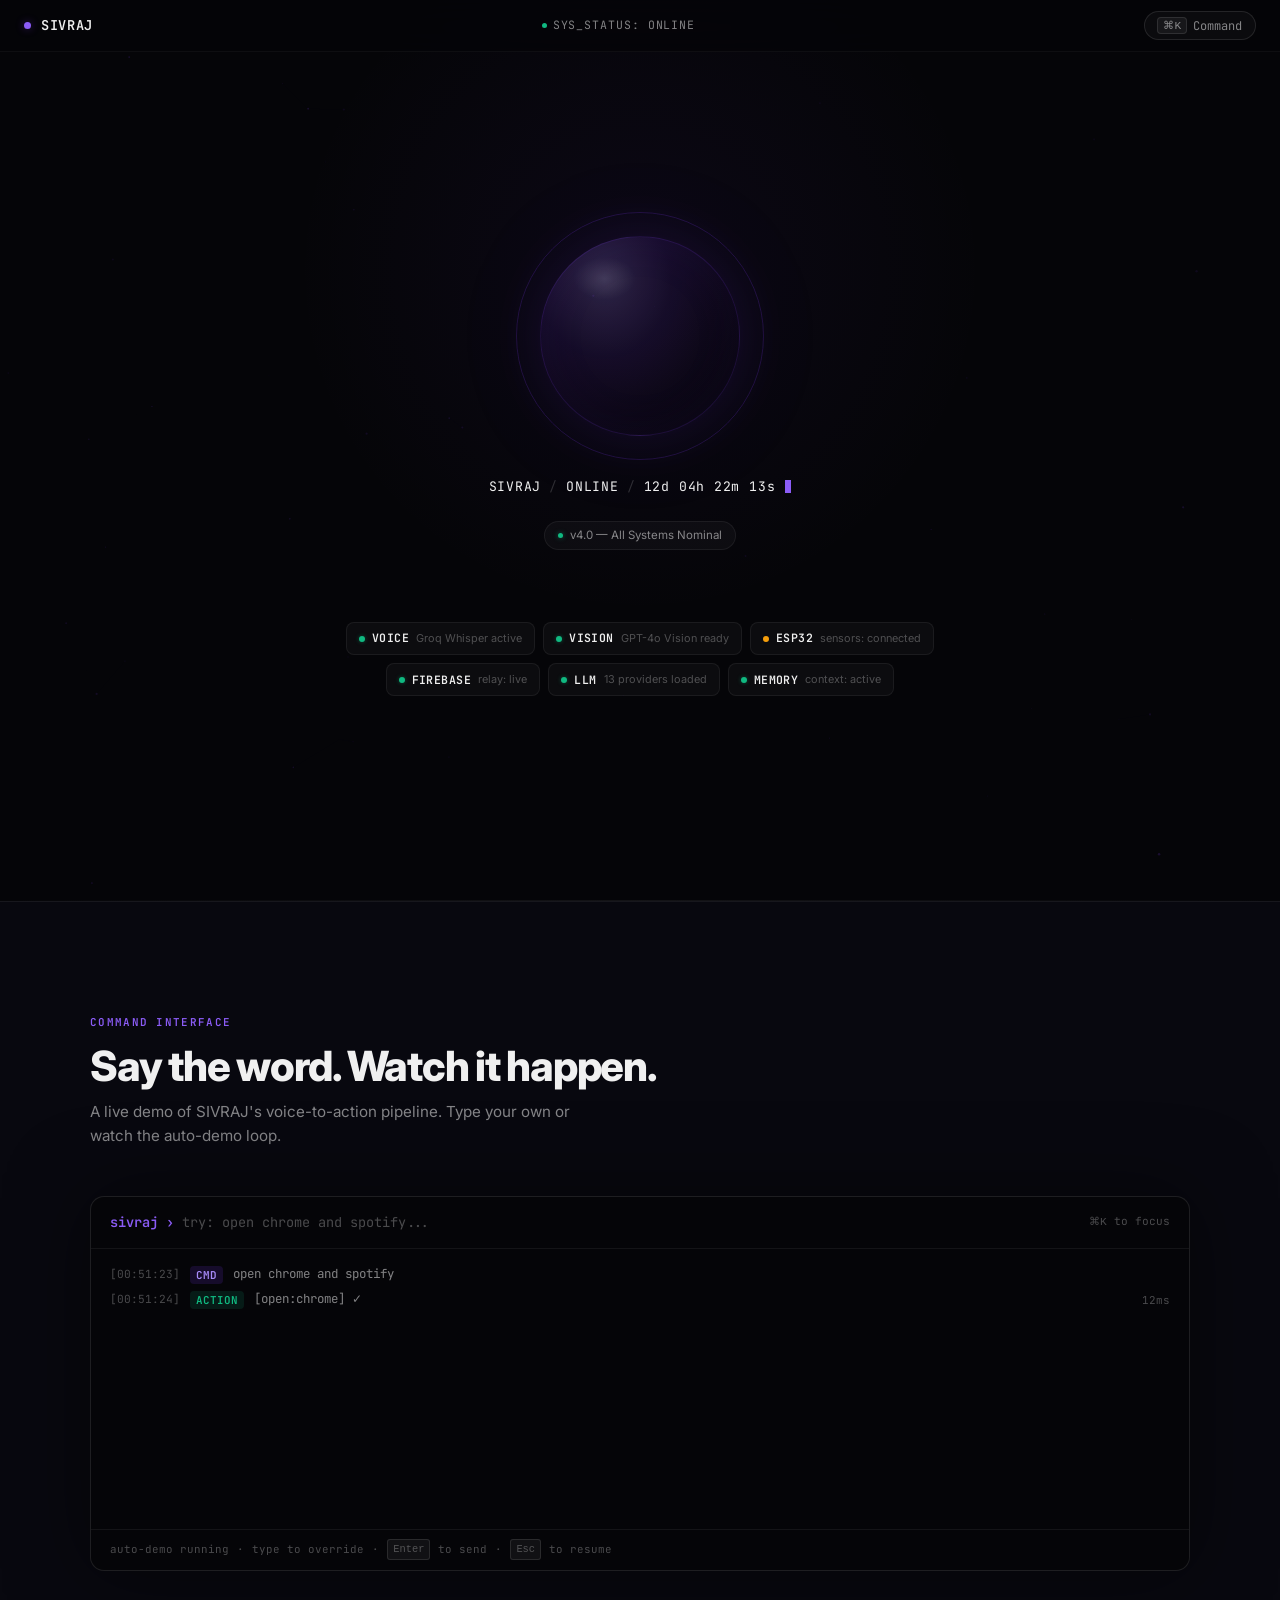
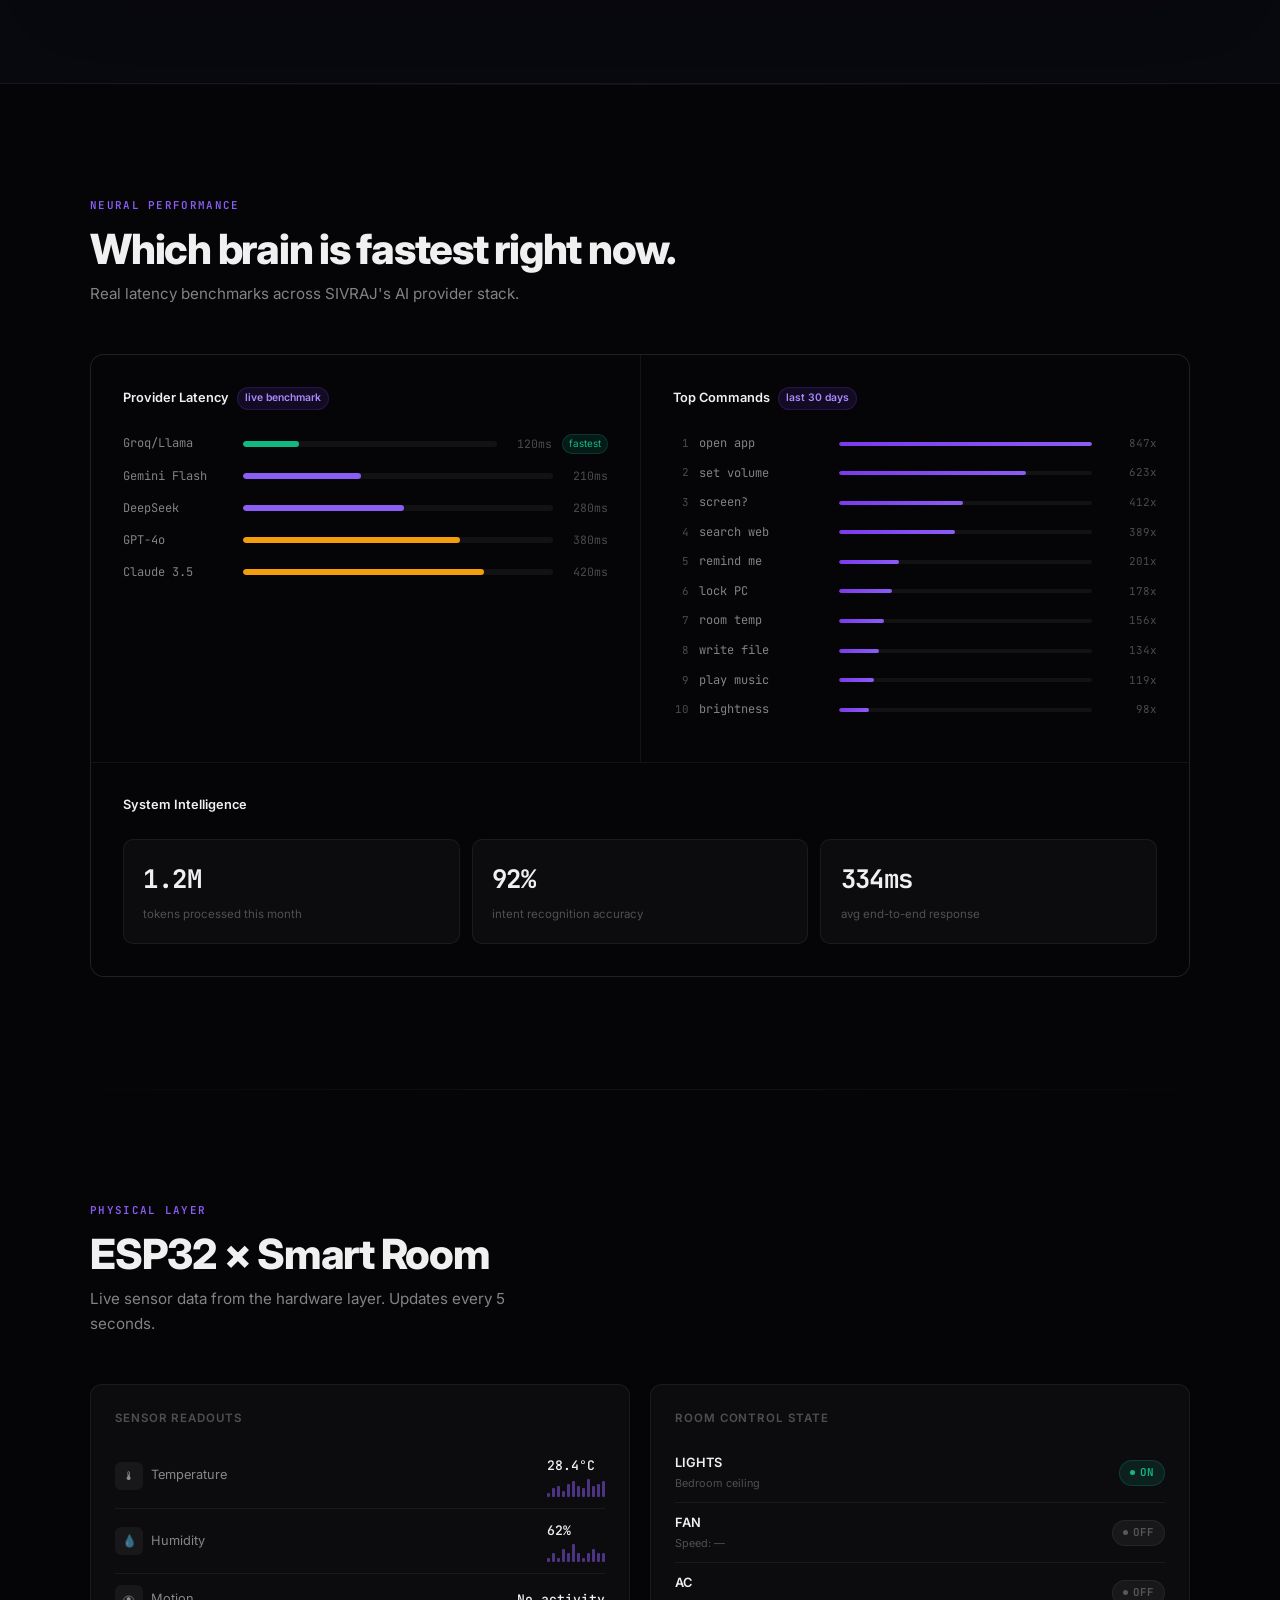
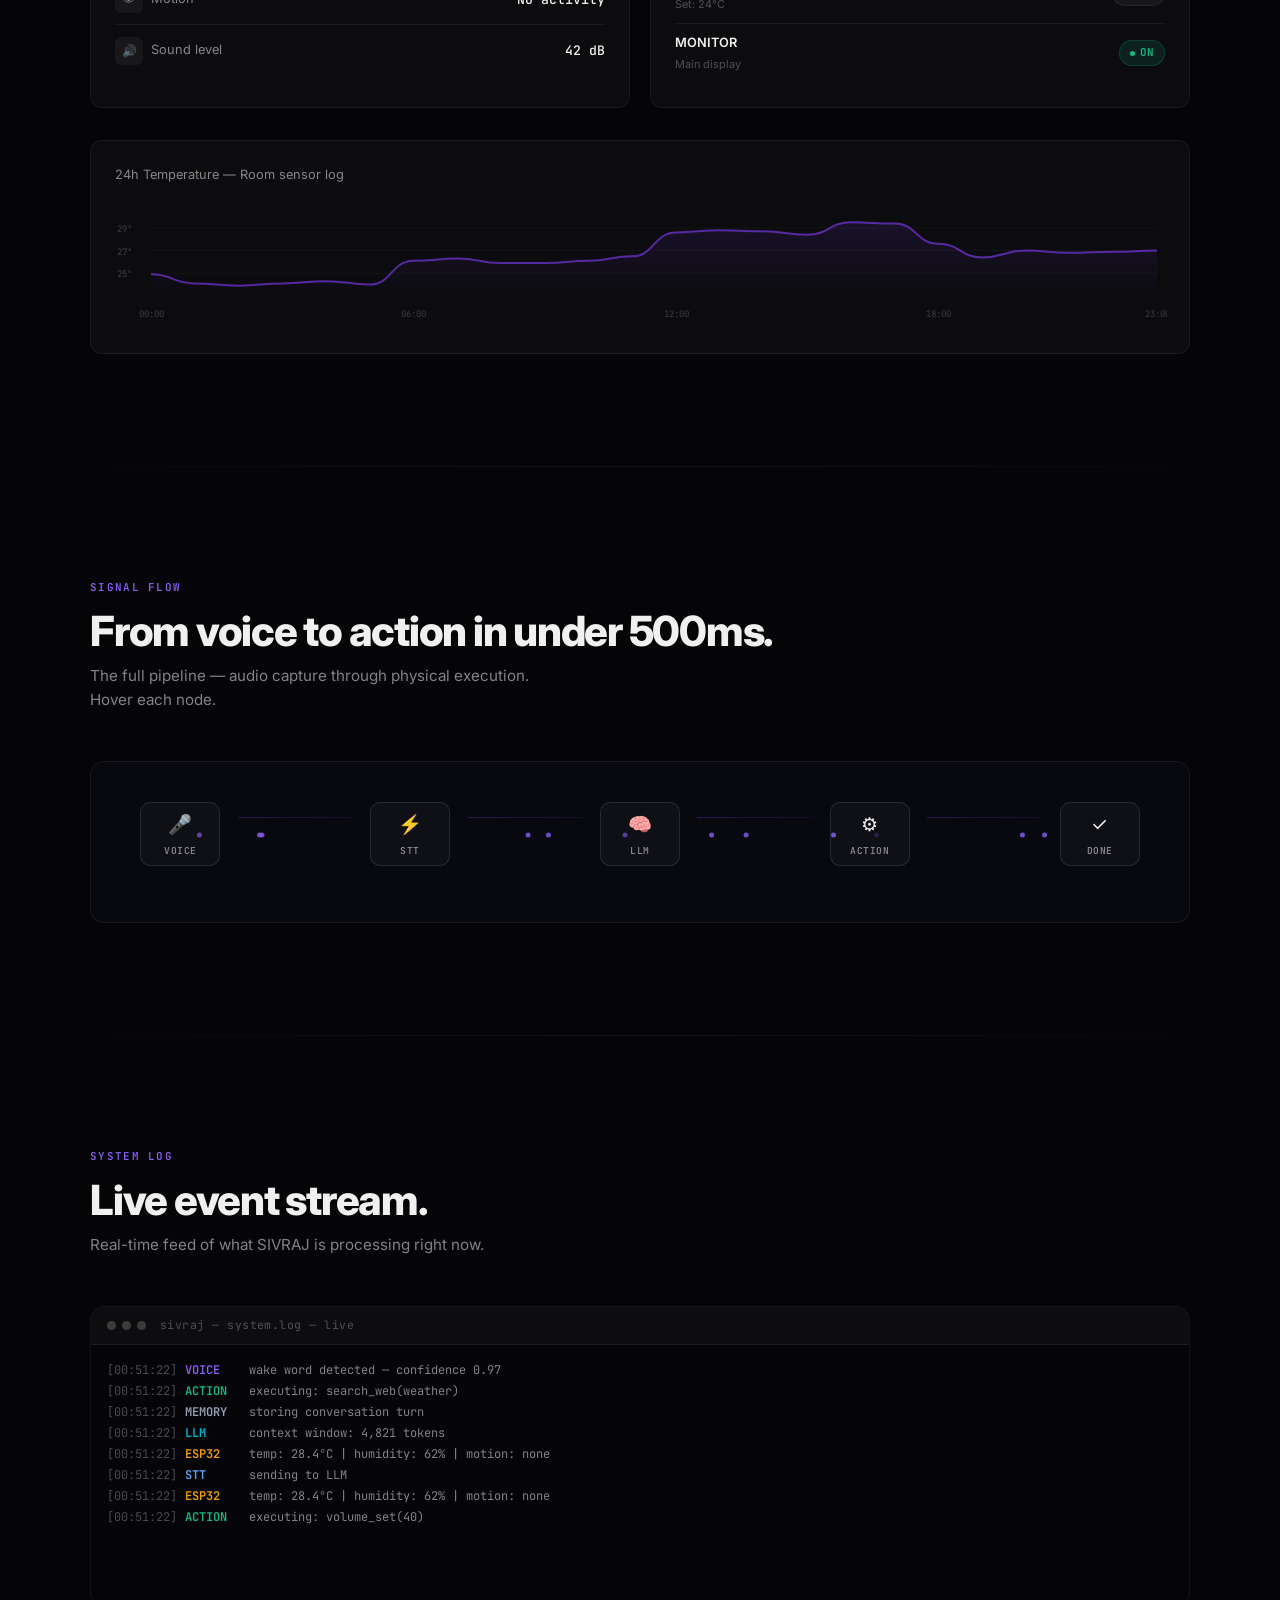
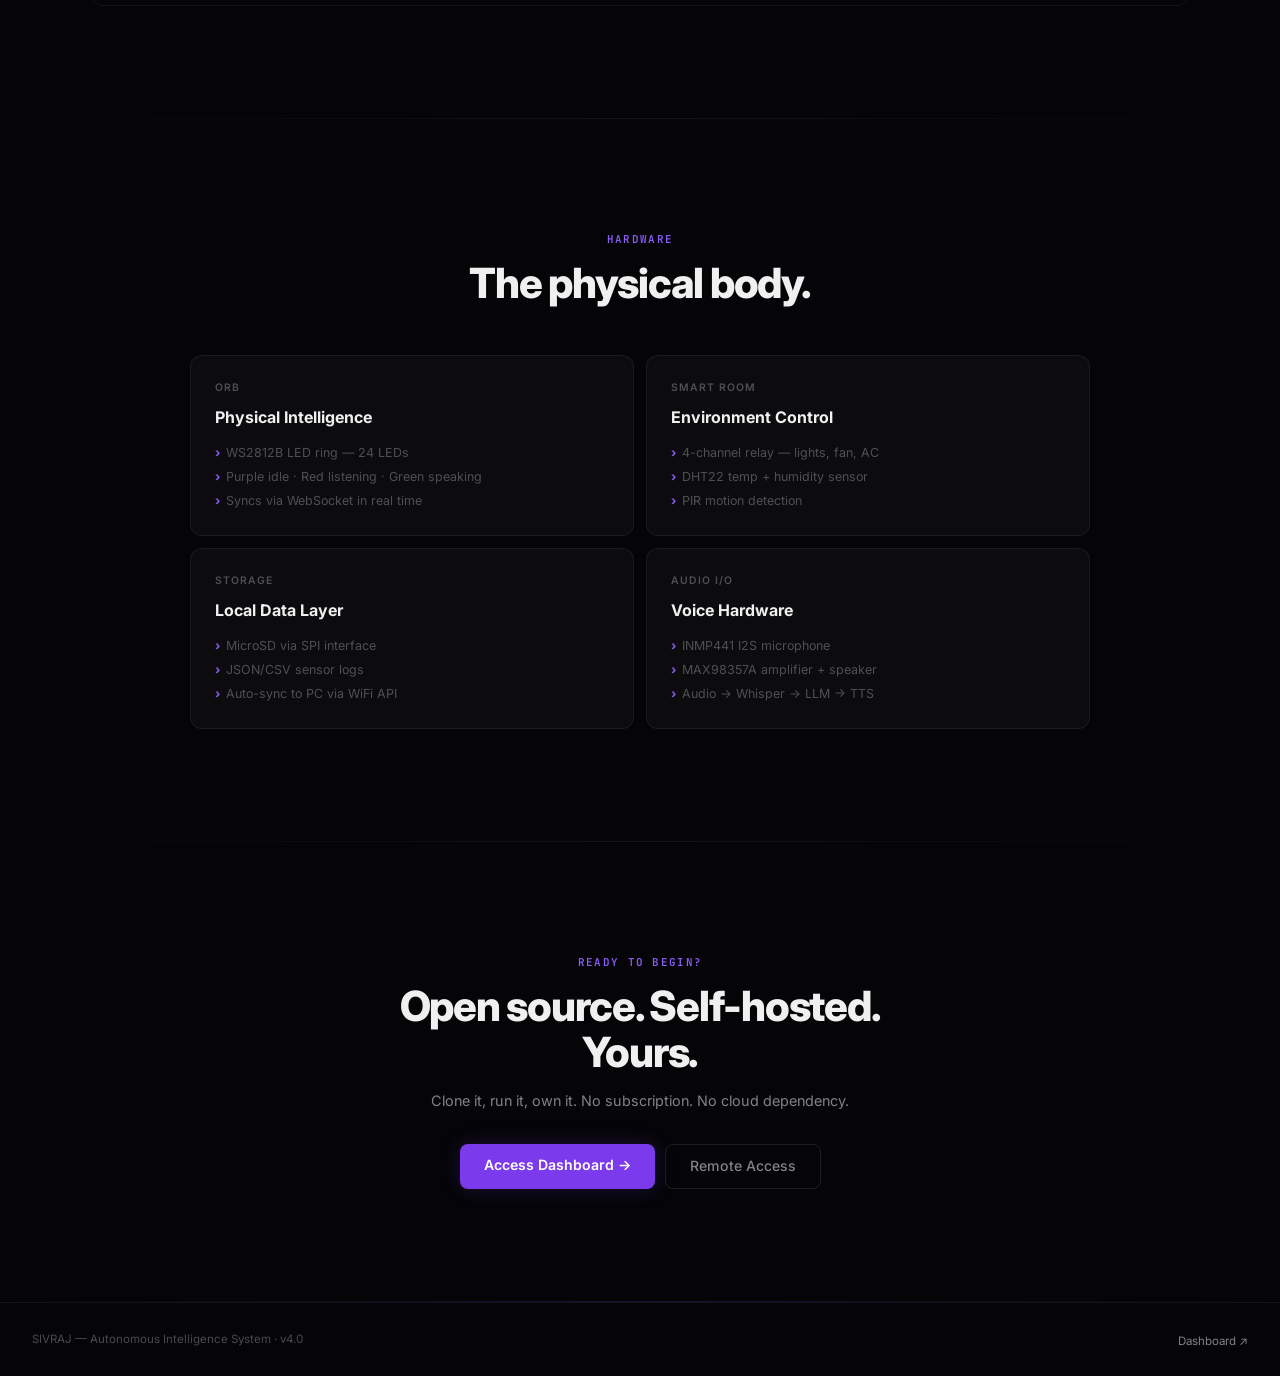
<file: landing.html>
<!DOCTYPE html>
<html lang="en">
<head>
<meta charset="UTF-8"/>
<meta name="viewport" content="width=device-width, initial-scale=1.0"/>
<title>SIVRAJ — Autonomous Intelligence System</title>
<meta name="description" content="SIVRAJ is an autonomous voice-first AI cockpit that controls your PC, sees your screen, and manages your room."/>
<link rel="preconnect" href="https://fonts.googleapis.com"/>
<link href="https://fonts.googleapis.com/css2?family=Inter:wght@300;400;500;600;700;800;900&family=JetBrains+Mono:wght@400;500;600&display=swap" rel="stylesheet"/>
<link rel="stylesheet" href="styles.css"/>
</head>
<body>

<!-- ═══ CMD PALETTE OVERLAY ═══ -->
<div class="cmd-overlay" id="cmdOverlay">
  <div class="cmd-palette">
    <div class="cmd-palette-input-wrap">
      <span class="cmd-palette-prefix">sivraj ›</span>
      <input class="cmd-palette-input" id="cmdPaletteInput" placeholder="type a command..." autocomplete="off" spellcheck="false"/>
      <span class="cmd-palette-esc"><kbd>esc</kbd> close</span>
    </div>
    <div class="cmd-palette-log" id="cmdPaletteLog"></div>
  </div>
</div>

<!-- ═══ NAV ═══ -->
<nav id="mainNav">
  <div class="nav-brand"><span class="nav-glow-dot"></span>SIVRAJ</div>
  <div class="nav-status"><span class="nav-status-dot"></span>SYS_STATUS: ONLINE</div>
  <button class="nav-cmd-btn" id="navCmdBtn"><kbd>⌘K</kbd> Command</button>
</nav>

<!-- ═══ SECTION 1: HERO ═══ -->
<section class="hero">
  <canvas id="particles"></canvas>
  <div class="hero-ambient"></div>
  <div class="hero-content">
    <div class="orb-wrap">
      <div class="orb-ring"></div><div class="orb-ring"></div><div class="orb-ring"></div>
      <div class="orb" id="orb"></div>
    </div>
    <div class="uptime-display">
      <span class="uptime-val">SIVRAJ</span><span class="uptime-sep">/</span>
      <span class="uptime-val">ONLINE</span><span class="uptime-sep">/</span>
      <span id="uptimeStr" class="uptime-val">0d 00h 00m 00s</span>
      <span class="uptime-cursor"></span>
    </div>
    <div class="hero-tag"><span class="dot-green"></span>v4.0 — All Systems Nominal</div>
    <div class="module-grid">
      <div class="mod-card"><span class="mod-dot dot-g"></span><span class="mod-name">VOICE</span><span class="mod-status">Groq Whisper active</span></div>
      <div class="mod-card"><span class="mod-dot dot-g"></span><span class="mod-name">VISION</span><span class="mod-status">GPT-4o Vision ready</span></div>
      <div class="mod-card"><span class="mod-dot dot-a"></span><span class="mod-name">ESP32</span><span class="mod-status">sensors: connected</span></div>
      <div class="mod-card"><span class="mod-dot dot-g"></span><span class="mod-name">FIREBASE</span><span class="mod-status">relay: live</span></div>
      <div class="mod-card"><span class="mod-dot dot-g"></span><span class="mod-name">LLM</span><span class="mod-status">13 providers loaded</span></div>
      <div class="mod-card"><span class="mod-dot dot-g"></span><span class="mod-name">MEMORY</span><span class="mod-status">context: active</span></div>
    </div>
  </div>
</section>

<div class="sec-divider"></div>

<!-- ═══ SECTION 2: COMMAND INTERFACE ═══ -->
<section class="sec cmd-section">
  <div class="sec-inner">
    <div class="sec-head reveal">
      <div class="sec-label">Command Interface</div>
      <div class="sec-title">Say the word. Watch it happen.</div>
      <div class="sec-sub">A live demo of SIVRAJ's voice-to-action pipeline. Type your own or watch the auto-demo loop.</div>
    </div>
    <div class="cmd-panel reveal">
      <div class="cmd-bar-wrap">
        <span class="cmd-prefix">sivraj ›</span>
        <input class="cmd-input" id="cmdInput" placeholder="try: open chrome and spotify..." autocomplete="off" spellcheck="false"/>
        <span class="cmd-shortcut"><kbd>⌘K</kbd> to focus</span>
      </div>
      <div class="cmd-log" id="cmdLog"></div>
      <div class="cmd-hint"><span>auto-demo running</span><span>·</span><span>type to override</span><span>·</span><kbd>Enter</kbd> to send<span>·</span><kbd>Esc</kbd> to resume</div>
    </div>
  </div>
</section>

<div class="sec-divider"></div>

<!-- ═══ SECTION 3: INTELLIGENCE ═══ -->
<section class="sec">
  <div class="sec-inner">
    <div class="sec-head reveal">
      <div class="sec-label">Neural Performance</div>
      <div class="sec-title">Which brain is fastest right now.</div>
      <div class="sec-sub">Real latency benchmarks across SIVRAJ's AI provider stack.</div>
    </div>
    <div class="intel-grid reveal">
      <div class="intel-card">
        <div class="intel-title">Provider Latency <span>live benchmark</span></div>
        <div id="latencyBars"></div>
      </div>
      <div class="intel-card">
        <div class="intel-title">Top Commands <span>last 30 days</span></div>
        <div id="freqBars"></div>
      </div>
      <div class="intel-card full">
        <div class="intel-title">System Intelligence</div>
        <div class="metric-row">
          <div class="metric-card"><div class="metric-val" data-target="1.2" data-suffix="M">0</div><div class="metric-lbl">tokens processed this month</div></div>
          <div class="metric-card"><div class="metric-val" data-target="94" data-suffix="%">0</div><div class="metric-lbl">intent recognition accuracy</div></div>
          <div class="metric-card"><div class="metric-val" data-target="340" data-suffix="ms">0</div><div class="metric-lbl">avg end-to-end response</div></div>
        </div>
      </div>
    </div>
  </div>
</section>

<div class="sec-divider"></div>

<!-- ═══ SECTION 4: SENSOR & ROOM ═══ -->
<section class="sec">
  <div class="sec-inner">
    <div class="sec-head reveal">
      <div class="sec-label">Physical Layer</div>
      <div class="sec-title">ESP32 × Smart Room</div>
      <div class="sec-sub">Live sensor data from the hardware layer. Updates every 5 seconds.</div>
    </div>
    <div class="sensor-grid reveal">
      <div class="sensor-panel">
        <div style="font-size:.72rem;font-weight:600;color:var(--text3);letter-spacing:.08em;text-transform:uppercase;margin-bottom:1rem">Sensor Readouts</div>
        <div class="sensor-row"><div class="sensor-key"><div class="sensor-icon">🌡</div>Temperature</div><div><div class="sensor-val" id="sTemp">28.4°C</div><div class="sparkline" id="sparkTemp"></div></div></div>
        <div class="sensor-row"><div class="sensor-key"><div class="sensor-icon">💧</div>Humidity</div><div><div class="sensor-val" id="sHum">62%</div><div class="sparkline" id="sparkHum"></div></div></div>
        <div class="sensor-row"><div class="sensor-key"><div class="sensor-icon">👁</div>Motion</div><div class="sensor-val" id="sMotion">No activity</div></div>
        <div class="sensor-row"><div class="sensor-key"><div class="sensor-icon">🔊</div>Sound level</div><div class="sensor-val" id="sSound">42 dB</div></div>
      </div>
      <div class="toggle-panel">
        <div style="font-size:.72rem;font-weight:600;color:var(--text3);letter-spacing:.08em;text-transform:uppercase;margin-bottom:1rem">Room Control State</div>
        <div class="toggle-row"><div class="toggle-left"><div class="toggle-name">LIGHTS</div><div class="toggle-sub">Bedroom ceiling</div></div><div class="toggle-pill pill-on"><span class="pill-dot"></span>ON</div></div>
        <div class="toggle-row"><div class="toggle-left"><div class="toggle-name">FAN</div><div class="toggle-sub">Speed: —</div></div><div class="toggle-pill pill-off"><span class="pill-dot"></span>OFF</div></div>
        <div class="toggle-row"><div class="toggle-left"><div class="toggle-name">AC</div><div class="toggle-sub">Set: 24°C</div></div><div class="toggle-pill pill-off"><span class="pill-dot"></span>OFF</div></div>
        <div class="toggle-row"><div class="toggle-left"><div class="toggle-name">MONITOR</div><div class="toggle-sub">Main display</div></div><div class="toggle-pill pill-on"><span class="pill-dot"></span>ON</div></div>
      </div>
    </div>
    <div class="temp-chart-wrap reveal">
      <div class="temp-chart-title">24h Temperature — Room sensor log</div>
      <canvas id="tempChart"></canvas>
    </div>
  </div>
</section>

<div class="sec-divider"></div>

<!-- ═══ SECTION 5: PIPELINE ═══ -->
<section class="sec">
  <div class="sec-inner">
    <div class="sec-head reveal">
      <div class="sec-label">Signal Flow</div>
      <div class="sec-title">From voice to action in under 500ms.</div>
      <div class="sec-sub">The full pipeline — audio capture through physical execution. Hover each node.</div>
    </div>
    <div class="pipeline-wrap reveal" id="pipelineWrap">
      <canvas id="dotsCanvas"></canvas>
      <div class="pipeline-nodes">
        <div class="pipe-node" data-tip="Captures audio via INMP441 I2S mic. Wake word: Sivraj" data-lat="~0ms" data-tech="PyAudio + Porcupine"><div class="pipe-node-box"><span class="pipe-node-icon">🎤</span><span class="pipe-node-label">VOICE</span></div><div class="pipe-tooltip"></div></div>
        <div class="pipe-connector"></div>
        <div class="pipe-node" data-tip="Speech-to-text via Groq Whisper API" data-lat="~80ms" data-tech="Groq Whisper"><div class="pipe-node-box"><span class="pipe-node-icon">⚡</span><span class="pipe-node-label">STT</span></div><div class="pipe-tooltip"></div></div>
        <div class="pipe-connector"></div>
        <div class="pipe-node" data-tip="Intent classification and response generation" data-lat="~120ms" data-tech="13 providers"><div class="pipe-node-box"><span class="pipe-node-icon">🧠</span><span class="pipe-node-label">LLM</span></div><div class="pipe-tooltip"></div></div>
        <div class="pipe-connector"></div>
        <div class="pipe-node" data-tip="Executes 28 system commands on your PC" data-lat="~10ms" data-tech="Python subprocess"><div class="pipe-node-box"><span class="pipe-node-icon">⚙</span><span class="pipe-node-label">ACTION</span></div><div class="pipe-tooltip"></div></div>
        <div class="pipe-connector"></div>
        <div class="pipe-node" data-tip="Task complete. Neural TTS speaks the result." data-lat="~40ms" data-tech="Neural TTS streaming"><div class="pipe-node-box"><span class="pipe-node-icon">✓</span><span class="pipe-node-label">DONE</span></div><div class="pipe-tooltip"></div></div>
      </div>
    </div>
  </div>
</section>

<div class="sec-divider"></div>

<!-- ═══ SECTION 6: SYSTEM LOG ═══ -->
<section class="sec">
  <div class="sec-inner">
    <div class="sec-head reveal">
      <div class="sec-label">System Log</div>
      <div class="sec-title">Live event stream.</div>
      <div class="sec-sub">Real-time feed of what SIVRAJ is processing right now.</div>
    </div>
    <div class="syslog-wrap reveal">
      <div class="syslog-bar"><span class="syslog-dot sd-r"></span><span class="syslog-dot sd-y"></span><span class="syslog-dot sd-g"></span><span class="syslog-title">sivraj — system.log — live</span></div>
      <div class="syslog-body" id="syslogBody"></div>
    </div>
  </div>
</section>

<div class="sec-divider"></div>

<!-- ═══ SECTION 7: HARDWARE ═══ -->
<section class="sec">
  <div class="sec-inner">
    <div class="sec-head reveal" style="text-align:center">
      <div class="sec-label">Hardware</div>
      <div class="sec-title">The physical body.</div>
    </div>
    <div class="hw-grid">
      <div class="hw-card reveal"><div class="hw-cat">Orb</div><div class="hw-name">Physical Intelligence</div><ul class="hw-list"><li>WS2812B LED ring — 24 LEDs</li><li>Purple idle · Red listening · Green speaking</li><li>Syncs via WebSocket in real time</li></ul></div>
      <div class="hw-card reveal"><div class="hw-cat">Smart Room</div><div class="hw-name">Environment Control</div><ul class="hw-list"><li>4-channel relay — lights, fan, AC</li><li>DHT22 temp + humidity sensor</li><li>PIR motion detection</li></ul></div>
      <div class="hw-card reveal"><div class="hw-cat">Storage</div><div class="hw-name">Local Data Layer</div><ul class="hw-list"><li>MicroSD via SPI interface</li><li>JSON/CSV sensor logs</li><li>Auto-sync to PC via WiFi API</li></ul></div>
      <div class="hw-card reveal"><div class="hw-cat">Audio I/O</div><div class="hw-name">Voice Hardware</div><ul class="hw-list"><li>INMP441 I2S microphone</li><li>MAX98357A amplifier + speaker</li><li>Audio → Whisper → LLM → TTS</li></ul></div>
    </div>
  </div>
</section>

<div class="sec-divider"></div>

<!-- ═══ CTA ═══ -->
<section class="sec" style="text-align:center;padding:7rem 2rem;position:relative">
  <div class="sec-label" style="margin-bottom:.8rem">Ready to begin?</div>
  <div class="sec-title" style="max-width:500px;margin:0 auto .8rem">Open source. Self-hosted. Yours.</div>
  <div style="color:var(--text2);font-size:.9rem">Clone it, run it, own it. No subscription. No cloud dependency.</div>
  <div style="display:flex;gap:10px;justify-content:center;margin-top:2rem;flex-wrap:wrap">
    <a href="/login" style="padding:.65rem 1.5rem;border-radius:8px;background:var(--purple);color:#fff;font-weight:600;font-size:.88rem;transition:all .25s;box-shadow:0 0 20px rgba(124,58,237,0.2)">Access Dashboard →</a>
    <a href="remote.html" style="padding:.65rem 1.5rem;border-radius:8px;background:transparent;color:var(--text2);font-weight:500;font-size:.88rem;border:1px solid var(--border2);transition:all .25s">Remote Access</a>
  </div>
</section>

<!-- ═══ FOOTER ═══ -->
<div class="footer-line"></div>
<footer>
  <div class="footer-left">SIVRAJ — Autonomous Intelligence System · v4.0</div>
  <div class="footer-right"><a href="/login">Dashboard ↗</a></div>
</footer>

<script src="script.js"></script>
</body>
</html>
</file>
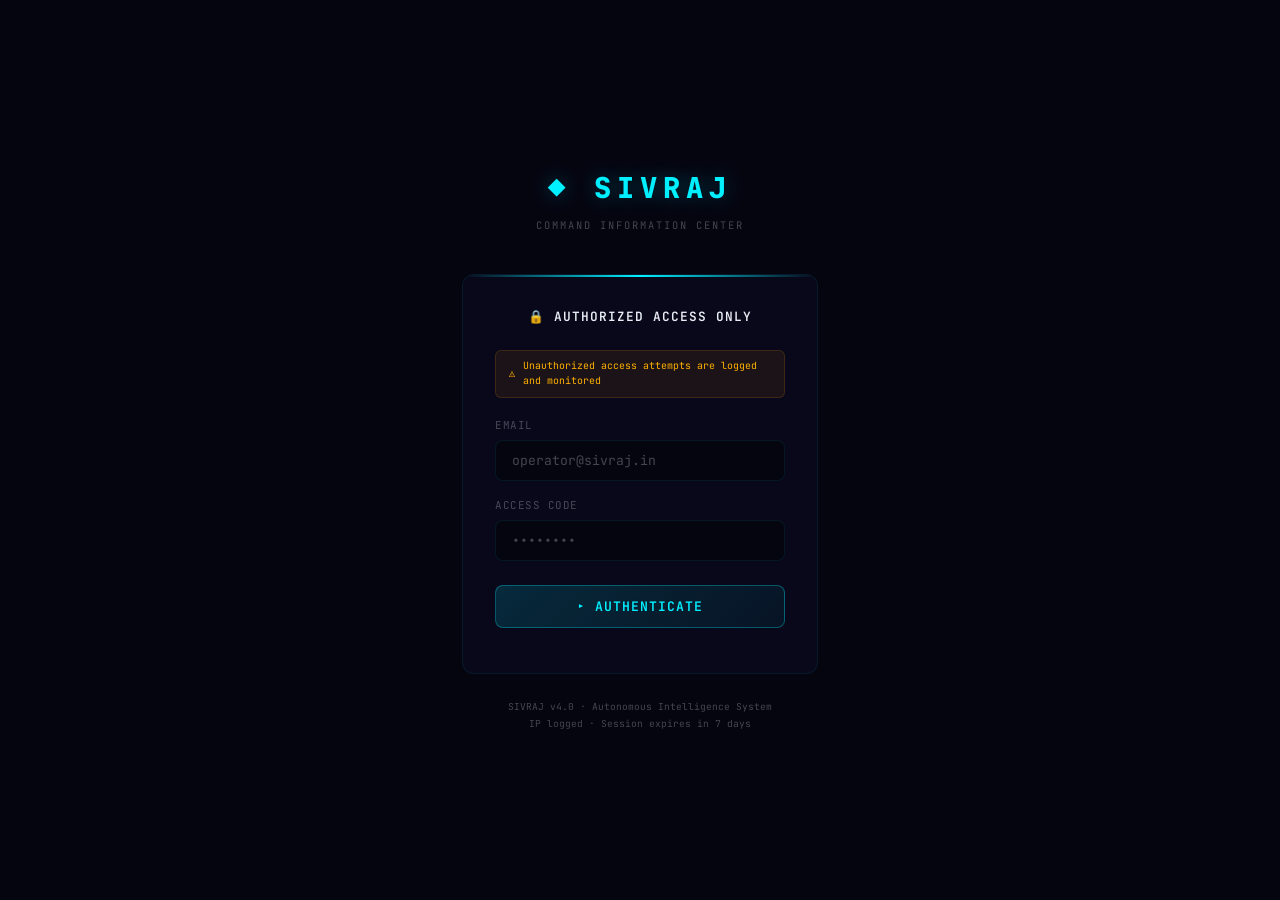
<file: login.html>
<!DOCTYPE html>
<html lang="en">
<head>
<meta charset="UTF-8"/>
<meta name="viewport" content="width=device-width,initial-scale=1.0"/>
<title>SIVRAJ — Access Control</title>
<meta name="description" content="SIVRAJ Command Information Center — Authorized Access Only"/>
<link rel="preconnect" href="https://fonts.googleapis.com"/>
<link href="https://fonts.googleapis.com/css2?family=Inter:wght@300;400;500;600;700;800&family=JetBrains+Mono:wght@400;500;600;700&display=swap" rel="stylesheet"/>
<link rel="stylesheet" href="app.css"/>
<style>
body{display:flex;align-items:center;justify-content:center;min-height:100vh;margin:0;overflow:hidden}
.login-wrap{width:100%;max-width:420px;padding:2rem}
.login-brand{text-align:center;margin-bottom:2.5rem}
.login-brand-name{font-family:var(--mono);font-size:1.8rem;font-weight:800;letter-spacing:6px;color:var(--cyan);text-shadow:0 0 20px rgba(0,240,255,0.3)}
.login-brand-sub{font-family:var(--mono);font-size:.65rem;color:var(--text3);margin-top:.5rem;letter-spacing:2px}
.login-box{background:var(--bg2);border:1px solid var(--border);border-radius:12px;padding:2rem;position:relative;overflow:hidden}
.login-box::before{content:'';position:absolute;top:0;left:0;right:0;height:2px;background:linear-gradient(90deg,transparent,var(--cyan),transparent)}
.login-title{font-family:var(--mono);font-size:.8rem;font-weight:600;color:var(--text);margin-bottom:1.5rem;text-align:center;letter-spacing:1px}
.login-field{margin-bottom:1rem}
.login-label{font-family:var(--mono);font-size:.68rem;color:var(--text3);margin-bottom:.4rem;display:block;letter-spacing:.5px}
.login-input{width:100%;padding:.7rem 1rem;background:var(--bg);border:1px solid var(--border);border-radius:8px;color:var(--text);font-family:var(--mono);font-size:.82rem;outline:none;transition:border-color .2s;box-sizing:border-box}
.login-input:focus{border-color:var(--cyan);box-shadow:0 0 0 3px rgba(0,240,255,0.08)}
.login-input::placeholder{color:var(--text3)}
.login-btn{width:100%;padding:.75rem;background:linear-gradient(135deg,rgba(0,240,255,0.15),rgba(0,240,255,0.05));border:1px solid rgba(0,240,255,0.3);border-radius:8px;color:var(--cyan);font-family:var(--mono);font-size:.82rem;font-weight:600;cursor:pointer;letter-spacing:1px;transition:all .2s;margin-top:.5rem}
.login-btn:hover{background:linear-gradient(135deg,rgba(0,240,255,0.25),rgba(0,240,255,0.1));border-color:var(--cyan);box-shadow:0 0 15px rgba(0,240,255,0.15)}
.login-btn:active{transform:scale(0.98)}
.login-btn:disabled{opacity:0.5;cursor:not-allowed}
.login-error{background:rgba(239,68,68,0.1);border:1px solid rgba(239,68,68,0.2);border-radius:6px;padding:.6rem .8rem;font-family:var(--mono);font-size:.72rem;color:#ef4444;margin-bottom:1rem;display:none}
.login-footer{text-align:center;margin-top:1.5rem;font-family:var(--mono);font-size:.6rem;color:var(--text3);line-height:1.8}
.login-warning{display:flex;align-items:center;gap:8px;background:rgba(245,158,11,0.08);border:1px solid rgba(245,158,11,0.15);border-radius:6px;padding:.5rem .8rem;font-family:var(--mono);font-size:.62rem;color:var(--amber);margin-bottom:1.2rem}
.scanline{opacity:0.03}
.login-attempts{font-family:var(--mono);font-size:.6rem;color:var(--text3);text-align:center;margin-top:.8rem}
@keyframes shake{0%,100%{transform:translateX(0)}25%{transform:translateX(-8px)}75%{transform:translateX(8px)}}
.shake{animation:shake .3s ease}
</style>
</head>
<body>
<div class="scanline"></div>
<div class="login-wrap">
  <div class="login-brand">
    <div class="login-brand-name">◆ SIVRAJ</div>
    <div class="login-brand-sub">COMMAND INFORMATION CENTER</div>
  </div>
  <div class="login-box" id="loginBox">
    <div class="login-title">🔒 AUTHORIZED ACCESS ONLY</div>
    <div class="login-warning">
      <span>⚠</span>
      <span>Unauthorized access attempts are logged and monitored</span>
    </div>
    <div class="login-error" id="loginError"></div>
    <form id="loginForm" onsubmit="return handleLogin(event)">
      <div class="login-field">
        <label class="login-label">EMAIL</label>
        <input class="login-input" type="email" id="loginEmail" placeholder="operator@sivraj.in" required autocomplete="email"/>
      </div>
      <div class="login-field">
        <label class="login-label">ACCESS CODE</label>
        <input class="login-input" type="password" id="loginPassword" placeholder="••••••••" required autocomplete="current-password"/>
      </div>
      <button class="login-btn" type="submit" id="loginBtn">▸ AUTHENTICATE</button>
    </form>
    <div class="login-attempts" id="loginAttempts"></div>
  </div>
  <div class="login-footer">
    SIVRAJ v4.0 · Autonomous Intelligence System<br/>
    IP logged · Session expires in 7 days
  </div>
</div>

<script src="auth.js"></script>
<script>
// If already authenticated, go to dashboard
if (isAuthenticated()) {
  window.location.href = '/';
}

let failedAttempts = parseInt(localStorage.getItem('sivraj_login_attempts') || '0');
let lockoutUntil = parseInt(localStorage.getItem('sivraj_lockout_until') || '0');

function showError(msg) {
  const el = document.getElementById('loginError');
  el.textContent = msg;
  el.style.display = 'block';
  document.getElementById('loginBox').classList.add('shake');
  setTimeout(() => document.getElementById('loginBox').classList.remove('shake'), 300);
}

function hideError() {
  document.getElementById('loginError').style.display = 'none';
}

async function handleLogin(e) {
  e.preventDefault();
  hideError();

  // Check lockout
  if (Date.now() < lockoutUntil) {
    const remaining = Math.ceil((lockoutUntil - Date.now()) / 1000);
    showError(`Too many attempts. Try again in ${remaining}s`);
    return false;
  }

  const email = document.getElementById('loginEmail').value;
  const password = document.getElementById('loginPassword').value;
  const btn = document.getElementById('loginBtn');

  btn.disabled = true;
  btn.textContent = '⏳ VERIFYING...';

  // Small delay to feel more secure
  await new Promise(r => setTimeout(r, 800));

  const result = await attemptLogin(email, password);

  if (result.success) {
    btn.textContent = '✅ ACCESS GRANTED';
    btn.style.borderColor = 'var(--green)';
    btn.style.color = 'var(--green)';

    // Reset attempts
    failedAttempts = 0;
    localStorage.setItem('sivraj_login_attempts', '0');

    // Log successful login
    console.log(`[AUTH] Login successful: ${email} at ${new Date().toISOString()}`);

    setTimeout(() => {
      window.location.href = '/';
    }, 500);
  } else {
    failedAttempts++;
    localStorage.setItem('sivraj_login_attempts', String(failedAttempts));

    // Lockout after 5 failed attempts (30 second lockout)
    if (failedAttempts >= 5) {
      lockoutUntil = Date.now() + 30000;
      localStorage.setItem('sivraj_lockout_until', String(lockoutUntil));
      showError('Too many failed attempts. Locked for 30 seconds.');
    } else {
      showError(result.error);
    }

    document.getElementById('loginAttempts').textContent = `${failedAttempts}/5 attempts`;

    btn.disabled = false;
    btn.textContent = '▸ AUTHENTICATE';
  }

  return false;
}
</script>
</body>
</html>
</file>
<file: styles.css>
*,*::before,*::after{box-sizing:border-box;margin:0;padding:0}
:root{
--bg:#050508;--bg2:#08080f;--bg3:#0c0c18;
--surface:rgba(255,255,255,0.03);--surface2:rgba(255,255,255,0.05);--surface3:rgba(255,255,255,0.08);
--border:rgba(255,255,255,0.06);--border2:rgba(255,255,255,0.10);--border3:rgba(255,255,255,0.16);
--purple:#7c3aed;--purple2:#8b5cf6;--purple3:#a78bfa;
--purple-soft:rgba(124,58,237,0.12);--purple-glow:rgba(124,58,237,0.4);
--cyan:#06b6d4;--green:#10b981;--amber:#f59e0b;--red:#ef4444;--teal:#14b8a6;
--text:#f0f0f0;--text2:rgba(255,255,255,0.5);--text3:rgba(255,255,255,0.28);
--mono:'JetBrains Mono',monospace;--sans:'Inter',-apple-system,sans-serif;
}
html{scroll-behavior:smooth;-webkit-font-smoothing:antialiased}
body{font-family:var(--sans);background:var(--bg);color:var(--text);overflow-x:hidden;line-height:1.6}
::selection{background:rgba(124,58,237,0.3)}
a{text-decoration:none;color:inherit}
::-webkit-scrollbar{width:5px}
::-webkit-scrollbar-track{background:transparent}
::-webkit-scrollbar-thumb{background:rgba(124,58,237,0.25);border-radius:3px}

/* NAV */
nav{position:fixed;top:0;left:0;right:0;z-index:200;height:52px;padding:0 1.5rem;display:flex;align-items:center;justify-content:space-between;background:rgba(5,5,8,0.7);backdrop-filter:blur(20px) saturate(1.3);border-bottom:1px solid var(--border);transition:border-color .3s}
.nav-brand{display:flex;align-items:center;gap:10px;font-family:var(--mono);font-size:.85rem;font-weight:600;letter-spacing:.05em}
.nav-glow-dot{width:7px;height:7px;border-radius:50%;background:var(--purple2);box-shadow:0 0 8px var(--purple-glow);animation:nav-pulse 3s ease-in-out infinite}
@keyframes nav-pulse{0%,100%{box-shadow:0 0 8px var(--purple-glow)}50%{box-shadow:0 0 16px var(--purple-glow),0 0 24px rgba(124,58,237,0.2)}}
.nav-status{font-family:var(--mono);font-size:.72rem;color:var(--text2);letter-spacing:.08em;display:flex;align-items:center;gap:6px}
.nav-status-dot{width:5px;height:5px;border-radius:50%;background:var(--green);animation:blink-soft 2.5s ease-in-out infinite}
@keyframes blink-soft{0%,100%{opacity:1}50%{opacity:.35}}
.nav-cmd-btn{display:flex;align-items:center;gap:6px;padding:.3rem .8rem;border-radius:100px;background:var(--surface);border:1px solid var(--border2);font-size:.75rem;font-family:var(--mono);color:var(--text2);cursor:pointer;transition:all .2s}
.nav-cmd-btn:hover{border-color:var(--border3);color:var(--text);background:var(--surface2)}
.nav-cmd-btn kbd{background:var(--surface2);padding:1px 5px;border-radius:4px;font-size:.7rem;border:1px solid var(--border2)}

/* HERO */
.hero{min-height:100vh;display:flex;flex-direction:column;align-items:center;justify-content:center;text-align:center;padding:6rem 2rem 4rem;position:relative;overflow:hidden}
#particles{position:absolute;inset:0;z-index:0;pointer-events:none}
.hero-ambient{position:absolute;top:30%;left:50%;transform:translate(-50%,-50%);width:700px;height:700px;border-radius:50%;background:radial-gradient(circle,rgba(124,58,237,0.06) 0%,transparent 70%);pointer-events:none;z-index:0}
.hero-content{position:relative;z-index:1;display:flex;flex-direction:column;align-items:center}
.orb-wrap{position:relative;width:200px;height:200px;margin-bottom:2.5rem;cursor:pointer}
.orb-ring{position:absolute;inset:-24px;border-radius:50%;border:1px solid rgba(124,58,237,0.07);animation:ring-expand 4s ease-out infinite}
.orb-ring:nth-child(2){animation-delay:1.4s}
.orb-ring:nth-child(3){animation-delay:2.8s}
@keyframes ring-expand{0%{transform:scale(1);opacity:.6}100%{transform:scale(1.6);opacity:0}}
.orb{width:100%;height:100%;border-radius:50%;position:relative;background:radial-gradient(ellipse at 32% 22%,rgba(167,139,250,0.22) 0%,rgba(124,58,237,0.1) 35%,rgba(76,29,149,0.06) 60%,rgba(5,5,8,0.95) 100%);border:1px solid rgba(124,58,237,0.18);box-shadow:0 0 60px rgba(124,58,237,0.12),0 0 150px rgba(124,58,237,0.04),inset 0 0 50px rgba(124,58,237,0.06);animation:orb-breathe 5s ease-in-out infinite;transition:box-shadow .4s;will-change:transform}
.orb::before{content:'';position:absolute;top:10%;left:16%;width:32%;height:22%;background:radial-gradient(ellipse,rgba(255,255,255,0.1) 0%,transparent 70%);border-radius:50%}
@keyframes orb-breathe{0%,100%{box-shadow:0 0 60px rgba(124,58,237,0.12),0 0 150px rgba(124,58,237,0.04)}50%{box-shadow:0 0 80px rgba(124,58,237,0.2),0 0 200px rgba(124,58,237,0.07)}}
.uptime-display{font-family:var(--mono);font-size:.82rem;color:var(--text2);letter-spacing:.06em;margin-bottom:1.5rem;font-variant-numeric:tabular-nums;display:flex;align-items:center;gap:8px}
.uptime-sep{color:var(--border3)}
.uptime-val{color:var(--text)}
.uptime-cursor{display:inline-block;width:6px;height:13px;background:var(--purple2);vertical-align:text-bottom;margin-left:2px;animation:blink-cursor 1s step-end infinite}
@keyframes blink-cursor{0%,100%{opacity:1}50%{opacity:0}}
.hero-tag{display:inline-flex;align-items:center;gap:7px;padding:.28rem .8rem;border-radius:100px;background:var(--surface);border:1px solid var(--border);font-size:.72rem;color:var(--text2);margin-bottom:2rem}
.hero-tag .dot-green{width:5px;height:5px;border-radius:50%;background:var(--green);box-shadow:0 0 5px rgba(16,185,129,0.5);animation:blink-soft 2.5s ease-in-out infinite}
.module-grid{display:flex;gap:8px;flex-wrap:wrap;justify-content:center;margin-top:2.5rem;max-width:700px}
.mod-card{display:flex;align-items:center;gap:7px;padding:.4rem .75rem;border-radius:8px;background:var(--surface);border:1px solid var(--border);font-size:.72rem;transition:border-color .3s}
.mod-card:hover{border-color:var(--border2)}
.mod-name{font-family:var(--mono);font-weight:600;color:var(--text);letter-spacing:.04em}
.mod-status{color:var(--text3);font-size:.68rem}
.mod-dot{width:6px;height:6px;border-radius:50%;flex-shrink:0}
.dot-g{background:var(--green);box-shadow:0 0 4px rgba(16,185,129,0.4);animation:pulse-g 3s ease-in-out infinite}
.dot-a{background:var(--amber);animation:flicker-a 1.5s ease-in-out infinite}
@keyframes pulse-g{0%,100%{opacity:1;box-shadow:0 0 4px rgba(16,185,129,0.4)}50%{opacity:.7;box-shadow:0 0 8px rgba(16,185,129,0.6)}}
@keyframes flicker-a{0%,100%{opacity:1}40%{opacity:.4}60%{opacity:.9}80%{opacity:.5}}

/* SECTIONS */
.sec{padding:7rem 2rem;position:relative}
.sec-inner{max-width:1100px;margin:0 auto}
.sec-divider{height:1px;background:linear-gradient(90deg,transparent,var(--border) 50%,transparent)}
.sec-label{font-family:var(--mono);font-size:.68rem;font-weight:600;letter-spacing:.12em;text-transform:uppercase;color:var(--purple2);margin-bottom:.8rem}
.sec-title{font-size:clamp(1.8rem,3.5vw,2.6rem);font-weight:800;letter-spacing:-.03em;line-height:1.1;margin-bottom:.6rem}
.sec-sub{color:var(--text2);font-size:.95rem;max-width:480px;line-height:1.6}
.sec-head{margin-bottom:3rem}
.reveal{opacity:0;transform:translateY(22px);transition:all .7s cubic-bezier(0.16,1,0.3,1)}
.reveal.vis{opacity:1;transform:translateY(0)}
.cmd-section{background:var(--bg2);border-top:1px solid var(--border);border-bottom:1px solid var(--border)}

/* COMMAND PANEL */
.cmd-panel{background:var(--bg);border:1px solid var(--border2);border-radius:14px;overflow:hidden;box-shadow:0 0 80px rgba(0,0,0,0.5)}
.cmd-bar-wrap{display:flex;align-items:center;gap:0;border-bottom:1px solid var(--border)}
.cmd-prefix{font-family:var(--mono);font-size:.85rem;color:var(--purple2);padding:.9rem 0 .9rem 1.2rem;white-space:nowrap;font-weight:600}
.cmd-input{flex:1;background:transparent;border:none;outline:none;font-family:var(--mono);font-size:.85rem;color:var(--text);padding:.9rem 1.2rem .9rem .5rem;caret-color:var(--purple2)}
.cmd-input::placeholder{color:var(--text3)}
.cmd-shortcut{font-family:var(--mono);font-size:.7rem;color:var(--text3);padding-right:1.2rem;white-space:nowrap}
.cmd-log{min-height:280px;max-height:380px;overflow-y:auto;padding:1rem 1.2rem;display:flex;flex-direction:column;gap:6px}
.cmd-log::-webkit-scrollbar{width:4px}
.cmd-log::-webkit-scrollbar-thumb{background:var(--border2);border-radius:2px}
.log-row{display:flex;align-items:flex-start;gap:10px;font-family:var(--mono);font-size:.78rem;line-height:1.5;animation:row-enter .3s ease;opacity:1;transition:opacity .5s}
.log-row.old{opacity:.35}
@keyframes row-enter{from{opacity:0;transform:translateY(6px)}to{opacity:1;transform:translateY(0)}}
.log-ts{color:var(--text3);flex-shrink:0;font-size:.7rem;padding-top:1px}
.log-type{flex-shrink:0;font-size:.68rem;font-weight:600;padding:1px 6px;border-radius:4px;margin-top:1px}
.lt-cmd{background:rgba(124,58,237,0.15);color:var(--purple3)}
.lt-action{background:rgba(16,185,129,0.12);color:var(--green)}
.lt-vision{background:rgba(20,184,166,0.12);color:var(--teal)}
.lt-llm{background:rgba(6,182,212,0.12);color:var(--cyan)}
.lt-resp{background:rgba(255,255,255,0.06);color:var(--text2)}
.lt-esp{background:rgba(245,158,11,0.12);color:var(--amber)}
.log-text{color:var(--text2);flex:1}
.log-lat{color:var(--text3);font-size:.68rem;padding-top:2px;flex-shrink:0}
.cmd-hint{padding:.6rem 1.2rem;border-top:1px solid var(--border);font-family:var(--mono);font-size:.68rem;color:var(--text3);display:flex;align-items:center;gap:8px}
.cmd-hint kbd{background:var(--surface2);padding:1px 5px;border-radius:3px;border:1px solid var(--border2);font-size:.65rem}

/* INTELLIGENCE */
.intel-grid{display:grid;grid-template-columns:1fr 1fr;gap:1px;background:var(--border);border:1px solid var(--border);border-radius:14px;overflow:hidden}
.intel-card{background:var(--bg);padding:2rem}
.intel-card.full{grid-column:span 2}
.intel-title{font-size:.8rem;font-weight:600;color:var(--text);margin-bottom:1.5rem;display:flex;align-items:center;gap:8px}
.intel-title span{font-size:.65rem;padding:2px 7px;border-radius:100px;background:var(--purple-soft);color:var(--purple3);border:1px solid rgba(124,58,237,0.2)}
.lat-row{display:flex;align-items:center;gap:10px;margin-bottom:.8rem}
.lat-name{font-family:var(--mono);font-size:.75rem;color:var(--text2);width:110px;flex-shrink:0}
.lat-bar-wrap{flex:1;height:6px;background:var(--surface2);border-radius:3px;overflow:hidden}
.lat-bar{height:100%;border-radius:3px;width:0;transition:width 1s cubic-bezier(0.16,1,0.3,1)}
.lat-ms{font-family:var(--mono);font-size:.72rem;color:var(--text3);width:45px;text-align:right;flex-shrink:0}
.lat-badge{font-size:.62rem;padding:1px 6px;border-radius:100px;background:rgba(16,185,129,0.12);color:var(--green);border:1px solid rgba(16,185,129,0.2);flex-shrink:0}
.freq-row{display:flex;align-items:center;gap:10px;margin-bottom:.65rem}
.freq-rank{font-family:var(--mono);font-size:.68rem;color:var(--text3);width:16px;text-align:right;flex-shrink:0}
.freq-name{font-family:var(--mono);font-size:.75rem;color:var(--text2);width:130px;flex-shrink:0}
.freq-bar-wrap{flex:1;height:4px;background:var(--surface2);border-radius:2px;overflow:hidden}
.freq-bar{height:100%;background:linear-gradient(90deg,var(--purple),var(--purple2));border-radius:2px;width:0;transition:width 1.2s cubic-bezier(0.16,1,0.3,1)}
.freq-count{font-family:var(--mono);font-size:.68rem;color:var(--text3);width:55px;text-align:right;flex-shrink:0}
.metric-row{display:grid;grid-template-columns:repeat(3,1fr);gap:12px}
.metric-card{background:var(--surface);border:1px solid var(--border);border-radius:10px;padding:1.2rem}
.metric-val{font-family:var(--mono);font-size:1.6rem;font-weight:700;letter-spacing:-.02em;color:var(--text);font-variant-numeric:tabular-nums}
.metric-lbl{font-size:.72rem;color:var(--text3);margin-top:.3rem}

/* SENSOR */
.sensor-grid{display:grid;grid-template-columns:1fr 1fr;gap:20px;margin-bottom:2rem}
.sensor-panel{background:var(--surface);border:1px solid var(--border);border-radius:12px;padding:1.5rem}
.sensor-row{display:flex;align-items:center;justify-content:space-between;padding:.7rem 0;border-bottom:1px solid var(--border)}
.sensor-row:last-child{border-bottom:none}
.sensor-key{display:flex;align-items:center;gap:8px;font-size:.8rem;color:var(--text2)}
.sensor-icon{width:28px;height:28px;border-radius:6px;background:var(--surface2);display:flex;align-items:center;justify-content:center;font-size:.75rem}
.sensor-val{font-family:var(--mono);font-size:.82rem;color:var(--text);font-weight:500}
.sparkline{display:flex;align-items:flex-end;gap:2px;height:18px;margin-top:3px}
.spark-bar{width:3px;background:var(--purple2);border-radius:1px;opacity:.5}
.toggle-panel{background:var(--surface);border:1px solid var(--border);border-radius:12px;padding:1.5rem}
.toggle-row{display:flex;align-items:center;justify-content:space-between;padding:.6rem 0;border-bottom:1px solid var(--border)}
.toggle-row:last-child{border-bottom:none}
.toggle-left{display:flex;flex-direction:column;gap:2px}
.toggle-name{font-size:.8rem;font-weight:600;color:var(--text)}
.toggle-sub{font-size:.68rem;color:var(--text3)}
.toggle-pill{display:flex;align-items:center;gap:5px;padding:3px 10px;border-radius:100px;font-family:var(--mono);font-size:.68rem;font-weight:600}
.pill-on{background:rgba(16,185,129,0.12);color:var(--green);border:1px solid rgba(16,185,129,0.2)}
.pill-off{background:var(--surface2);color:var(--text3);border:1px solid var(--border)}
.pill-dot{width:5px;height:5px;border-radius:50%}
.pill-on .pill-dot{background:var(--green)}
.pill-off .pill-dot{background:var(--text3)}
.temp-chart-wrap{background:var(--surface);border:1px solid var(--border);border-radius:12px;padding:1.5rem}
.temp-chart-title{font-size:.8rem;color:var(--text2);margin-bottom:1rem}

/* PIPELINE */
.pipeline-wrap{background:var(--bg2);border:1px solid var(--border);border-radius:14px;padding:2.5rem 2rem;position:relative;overflow:hidden}
#dotsCanvas{position:absolute;inset:0;pointer-events:none;z-index:0}
.pipeline-nodes{display:flex;justify-content:space-between;align-items:center;position:relative;gap:0;margin-bottom:1rem}
.pipe-node{display:flex;flex-direction:column;align-items:center;gap:6px;position:relative;cursor:pointer;flex:1}
.pipe-node-box{width:80px;height:64px;border-radius:10px;background:var(--surface);border:1px solid var(--border2);display:flex;flex-direction:column;align-items:center;justify-content:center;gap:4px;transition:all .25s;position:relative;z-index:1}
.pipe-node:hover .pipe-node-box{border-color:var(--purple2);background:var(--purple-soft)}
.pipe-node-icon{font-size:1.2rem}
.pipe-node-label{font-family:var(--mono);font-size:.6rem;font-weight:600;color:var(--text2);letter-spacing:.05em}
.pipe-connector{flex:1;height:1px;background:linear-gradient(90deg,rgba(124,58,237,0.3),rgba(124,58,237,0.1));position:relative;top:-16px;min-width:20px}
.pipe-tooltip{position:absolute;bottom:calc(100% + 10px);left:50%;transform:translateX(-50%);background:var(--bg3);border:1px solid var(--border2);border-radius:8px;padding:.6rem .8rem;white-space:nowrap;z-index:10;font-size:.72rem;opacity:0;pointer-events:none;transition:opacity .2s;box-shadow:0 8px 24px rgba(0,0,0,0.4)}
.pipe-tooltip.show{opacity:1}
.pipe-tooltip-title{color:var(--text);font-weight:600;margin-bottom:2px}
.pipe-tooltip-lat{color:var(--purple2);font-family:var(--mono);font-size:.68rem}
.pipe-tooltip-tech{color:var(--text3);font-size:.68rem}

/* SYSLOG */
.syslog-wrap{background:var(--bg);border:1px solid var(--border);border-radius:14px;overflow:hidden;font-family:var(--mono)}
.syslog-bar{display:flex;align-items:center;gap:6px;padding:.6rem 1rem;border-bottom:1px solid var(--border);background:var(--surface)}
.syslog-dot{width:9px;height:9px;border-radius:50%}
.sd-r{background:#3b3b3b}.sd-y{background:#3b3b3b}.sd-g{background:#3b3b3b}
.syslog-bar:hover .sd-r{background:var(--red)}
.syslog-bar:hover .sd-y{background:var(--amber)}
.syslog-bar:hover .sd-g{background:var(--green)}
.syslog-title{font-size:.72rem;color:var(--text3);margin-left:.5rem;letter-spacing:.04em}
.syslog-body{padding:1rem;min-height:260px;max-height:320px;overflow-y:auto;display:flex;flex-direction:column;gap:3px}
.syslog-body::-webkit-scrollbar{width:3px}
.syslog-body::-webkit-scrollbar-thumb{background:var(--border2);border-radius:2px}
.syslog-entry{display:flex;gap:8px;font-size:.75rem;line-height:1.5;animation:row-enter .3s ease}
.syslog-entry.faded{opacity:.3}
.slog-ts{color:var(--text3);flex-shrink:0}
.slog-tag{font-weight:600;width:56px;flex-shrink:0}
.slog-msg{color:var(--text2);flex:1}
.tag-voice{color:var(--purple2)}.tag-stt{color:#60a5fa}.tag-llm{color:var(--cyan)}
.tag-action{color:var(--green)}.tag-system{color:var(--text)}.tag-esp32{color:var(--amber)}
.tag-memory{color:#94a3b8}.tag-vision{color:var(--teal)}

/* HARDWARE */
.hw-grid{display:grid;grid-template-columns:repeat(2,1fr);gap:12px;max-width:900px;margin:0 auto}
.hw-card{background:var(--surface);border:1px solid var(--border);border-radius:12px;padding:1.5rem;transition:border-color .25s}
.hw-card:hover{border-color:var(--border2)}
.hw-cat{font-size:.65rem;font-weight:600;letter-spacing:.1em;text-transform:uppercase;color:var(--text3);margin-bottom:.5rem}
.hw-name{font-size:1rem;font-weight:700;color:var(--text);margin-bottom:.8rem}
.hw-list{list-style:none;display:flex;flex-direction:column;gap:4px}
.hw-list li{font-size:.78rem;color:var(--text3);display:flex;align-items:center;gap:6px}
.hw-list li::before{content:'›';color:var(--purple2);font-weight:700}

/* CMD OVERLAY */
.cmd-overlay{position:fixed;inset:0;z-index:500;background:rgba(0,0,0,0.6);backdrop-filter:blur(4px);display:flex;align-items:flex-start;justify-content:center;padding-top:15vh;opacity:0;pointer-events:none;transition:opacity .2s}
.cmd-overlay.open{opacity:1;pointer-events:all}
.cmd-palette{width:min(580px,90vw);background:var(--bg2);border:1px solid var(--border2);border-radius:14px;overflow:hidden;box-shadow:0 24px 80px rgba(0,0,0,0.6)}
.cmd-palette-input-wrap{display:flex;align-items:center;border-bottom:1px solid var(--border)}
.cmd-palette-prefix{font-family:var(--mono);font-size:.9rem;color:var(--purple2);padding:1rem 0 1rem 1.2rem;font-weight:600}
.cmd-palette-input{flex:1;background:transparent;border:none;outline:none;font-family:var(--mono);font-size:.9rem;color:var(--text);padding:1rem;caret-color:var(--purple2)}
.cmd-palette-esc{font-family:var(--mono);font-size:.68rem;color:var(--text3);padding-right:1rem}
.cmd-palette-esc kbd{background:var(--surface2);padding:1px 5px;border-radius:3px;border:1px solid var(--border2)}
.cmd-palette-log{padding:.75rem 1rem;min-height:120px;max-height:240px;overflow-y:auto;display:flex;flex-direction:column;gap:5px}

/* FOOTER */
.footer-line{height:1px;background:linear-gradient(90deg,transparent,var(--purple-soft) 30%,rgba(124,58,237,0.2) 50%,var(--purple-soft) 70%,transparent)}
footer{padding:1.5rem 2rem;display:flex;align-items:center;justify-content:space-between;border-top:1px solid var(--border)}
.footer-left{font-size:.72rem;color:var(--text3)}
.footer-right a{font-size:.72rem;color:var(--text2);transition:color .2s}
.footer-right a:hover{color:var(--purple2)}

/* RESPONSIVE */
@media(max-width:768px){
.nav-status{display:none}
.intel-grid{grid-template-columns:1fr}
.intel-card.full{grid-column:span 1}
.sensor-grid{grid-template-columns:1fr}
.hw-grid{grid-template-columns:1fr}
.metric-row{grid-template-columns:1fr}
.pipe-node-box{width:58px;height:50px}
.pipe-node-icon{font-size:1rem}
.pipeline-nodes{flex-wrap:wrap;gap:8px}
.pipe-connector{display:none}
}
</file>
<file: app.css>
/* ═══════════════════════════════════════════════════════════════
   SIVRAJ CIC — Shared App Shell Styles
   Operator theme: #050510 bg, cyan #00f0ff, amber #ffb000
   ═══════════════════════════════════════════════════════════════ */
*,*::before,*::after{box-sizing:border-box;margin:0;padding:0}
:root{
  --bg:#050510;--bg2:#08081a;--bg3:#0c0c22;--bg4:#101030;
  --surface:rgba(0,240,255,0.03);--surface2:rgba(0,240,255,0.06);--surface3:rgba(0,240,255,0.10);
  --border:rgba(0,240,255,0.08);--border2:rgba(0,240,255,0.14);--border3:rgba(0,240,255,0.22);
  --cyan:#00f0ff;--cyan2:#00d4e0;--cyan-soft:rgba(0,240,255,0.10);--cyan-glow:rgba(0,240,255,0.3);
  --green:#10b981;--amber:#ffb000;--red:#ef4444;--purple:#7c3aed;--orange:#f97316;
  --text:#e8edf5;--text2:rgba(232,237,245,0.55);--text3:rgba(232,237,245,0.28);
  --mono:'JetBrains Mono',monospace;--sans:'Inter',-apple-system,sans-serif;
  --sidebar-w:220px;
}
html{scroll-behavior:smooth;-webkit-font-smoothing:antialiased}
body{font-family:var(--sans);background:var(--bg);color:var(--text);overflow-x:hidden;line-height:1.5;display:flex;min-height:100vh}
::selection{background:rgba(0,240,255,0.2)}
a{text-decoration:none;color:inherit}
::-webkit-scrollbar{width:4px}
::-webkit-scrollbar-track{background:transparent}
::-webkit-scrollbar-thumb{background:rgba(0,240,255,0.15);border-radius:2px}
button{cursor:pointer;font-family:inherit;border:none;background:none;color:inherit}
input,textarea,select{font-family:inherit;background:none;border:none;outline:none;color:var(--text)}

/* ═══ SIDEBAR ═══ */
.sidebar{width:var(--sidebar-w);height:100vh;position:fixed;left:0;top:0;z-index:100;background:var(--bg2);border-right:1px solid var(--border);display:flex;flex-direction:column;overflow-y:auto}
.sidebar::-webkit-scrollbar{width:3px}
.sidebar-brand{padding:1.2rem 1rem;display:flex;align-items:center;gap:10px;border-bottom:1px solid var(--border)}
.sidebar-brand-dot{width:8px;height:8px;border-radius:50%;background:var(--cyan);box-shadow:0 0 10px var(--cyan-glow);animation:s-pulse 3s ease-in-out infinite}
@keyframes s-pulse{0%,100%{box-shadow:0 0 8px var(--cyan-glow)}50%{box-shadow:0 0 18px var(--cyan-glow),0 0 30px rgba(0,240,255,0.15)}}
.sidebar-brand-name{font-family:var(--mono);font-size:.85rem;font-weight:700;letter-spacing:.08em;color:var(--cyan)}
.sidebar-brand-ver{font-size:.6rem;color:var(--text3);margin-left:auto;font-family:var(--mono)}
.sidebar-section{padding:.8rem 0}
.sidebar-section-title{font-size:.6rem;font-weight:700;letter-spacing:.12em;text-transform:uppercase;color:var(--text3);padding:0 1rem .5rem;font-family:var(--mono)}
.sidebar-link{display:flex;align-items:center;gap:10px;padding:.5rem 1rem;font-size:.8rem;color:var(--text2);transition:all .15s;border-left:2px solid transparent;cursor:pointer}
.sidebar-link:hover{background:var(--surface);color:var(--text);border-left-color:rgba(0,240,255,0.3)}
.sidebar-link.active{background:var(--surface2);color:var(--cyan);border-left-color:var(--cyan);font-weight:600}
.sidebar-link-icon{width:18px;text-align:center;font-size:.85rem;flex-shrink:0}
.sidebar-link-label{flex:1}
.sidebar-link-badge{font-size:.6rem;padding:1px 6px;border-radius:100px;background:rgba(239,68,68,0.15);color:var(--red);font-weight:600;font-family:var(--mono)}
.sidebar-status{margin-top:auto;padding:1rem;border-top:1px solid var(--border);font-family:var(--mono);font-size:.65rem;color:var(--text3)}
.sidebar-status-row{display:flex;justify-content:space-between;padding:2px 0}
.sidebar-status-val{color:var(--text2)}

/* ═══ MAIN ═══ */
.main{margin-left:var(--sidebar-w);flex:1;display:flex;flex-direction:column;min-height:100vh}

/* ═══ TOPBAR ═══ */
.topbar{height:48px;border-bottom:1px solid var(--border);display:flex;align-items:center;justify-content:space-between;padding:0 1.5rem;background:rgba(5,5,16,0.8);backdrop-filter:blur(16px);position:sticky;top:0;z-index:50}
.topbar-title{font-family:var(--mono);font-size:.78rem;font-weight:600;color:var(--text);letter-spacing:.04em;display:flex;align-items:center;gap:8px}
.topbar-title-icon{color:var(--cyan)}
.topbar-actions{display:flex;align-items:center;gap:8px}
.topbar-btn{padding:.3rem .7rem;border-radius:6px;font-size:.72rem;font-family:var(--mono);color:var(--text2);border:1px solid var(--border);transition:all .2s;display:flex;align-items:center;gap:5px}
.topbar-btn:hover{border-color:var(--border2);color:var(--text);background:var(--surface)}
.topbar-btn-primary{background:rgba(0,240,255,0.08);border-color:rgba(0,240,255,0.25);color:var(--cyan)}
.topbar-btn-primary:hover{background:rgba(0,240,255,0.15)}
.topbar-time{font-family:var(--mono);font-size:.68rem;color:var(--text3)}

/* ═══ PAGE CONTENT ═══ */
.page{flex:1;padding:1.5rem;overflow-y:auto}

/* ═══ CARDS / PANELS ═══ */
.panel{background:var(--bg2);border:1px solid var(--border);border-radius:10px;overflow:hidden}
.panel-header{padding:.8rem 1rem;border-bottom:1px solid var(--border);display:flex;align-items:center;justify-content:space-between}
.panel-title{font-size:.75rem;font-weight:600;color:var(--text);font-family:var(--mono);display:flex;align-items:center;gap:6px}
.panel-title-dot{width:6px;height:6px;border-radius:50%;background:var(--cyan);box-shadow:0 0 6px var(--cyan-glow)}
.panel-body{padding:1rem}
.panel-footer{padding:.6rem 1rem;border-top:1px solid var(--border);display:flex;align-items:center;gap:8px}

/* ═══ STAT CARDS ═══ */
.stats-grid{display:grid;grid-template-columns:repeat(auto-fit,minmax(200px,1fr));gap:12px;margin-bottom:1.5rem}
.stat-card{background:var(--bg2);border:1px solid var(--border);border-radius:10px;padding:1rem 1.2rem;transition:border-color .2s}
.stat-card:hover{border-color:var(--border2)}
.stat-label{font-size:.65rem;color:var(--text3);text-transform:uppercase;letter-spacing:.1em;font-family:var(--mono);margin-bottom:.4rem}
.stat-value{font-size:1.6rem;font-weight:700;font-family:var(--mono);color:var(--text);font-variant-numeric:tabular-nums}
.stat-sub{font-size:.65rem;color:var(--text3);margin-top:.2rem;font-family:var(--mono)}
.stat-value.cyan{color:var(--cyan)}
.stat-value.green{color:var(--green)}
.stat-value.amber{color:var(--amber)}
.stat-value.red{color:var(--red)}

/* ═══ TABLES ═══ */
.tbl{width:100%;border-collapse:collapse;font-size:.78rem}
.tbl th{font-family:var(--mono);font-size:.65rem;font-weight:600;color:var(--text3);text-transform:uppercase;letter-spacing:.1em;padding:.6rem .8rem;text-align:left;border-bottom:1px solid var(--border);position:sticky;top:0;background:var(--bg2)}
.tbl td{padding:.6rem .8rem;border-bottom:1px solid var(--border);color:var(--text2);vertical-align:middle}
.tbl tr:hover td{background:var(--surface);color:var(--text)}
.tbl-badge{display:inline-flex;align-items:center;gap:4px;padding:2px 8px;border-radius:100px;font-size:.65rem;font-weight:600;font-family:var(--mono)}
.badge-crit{background:rgba(239,68,68,0.12);color:var(--red);border:1px solid rgba(239,68,68,0.2)}
.badge-high{background:rgba(249,115,22,0.12);color:var(--orange);border:1px solid rgba(249,115,22,0.2)}
.badge-med{background:rgba(255,176,0,0.12);color:var(--amber);border:1px solid rgba(255,176,0,0.2)}
.badge-low{background:rgba(16,185,129,0.12);color:var(--green);border:1px solid rgba(16,185,129,0.2)}
.badge-info{background:rgba(0,240,255,0.08);color:var(--cyan);border:1px solid rgba(0,240,255,0.15)}

/* ═══ FORM CONTROLS ═══ */
.input{width:100%;padding:.5rem .8rem;border-radius:6px;border:1px solid var(--border);background:var(--bg);font-family:var(--mono);font-size:.8rem;color:var(--text);transition:border-color .2s}
.input:focus{border-color:var(--cyan);box-shadow:0 0 0 2px rgba(0,240,255,0.08)}
.input::placeholder{color:var(--text3)}
.input-group{display:flex;gap:8px;align-items:center}
.select{padding:.5rem .8rem;border-radius:6px;border:1px solid var(--border);background:var(--bg2);font-family:var(--mono);font-size:.78rem;color:var(--text);cursor:pointer;appearance:none;padding-right:2rem;background-image:url("data:image/svg+xml,%3Csvg xmlns='http://www.w3.org/2000/svg' width='12' height='12' fill='none' viewBox='0 0 24 24' stroke='%23555'%3E%3Cpath stroke-linecap='round' stroke-linejoin='round' stroke-width='2' d='M19 9l-7 7-7-7'/%3E%3C/svg%3E");background-repeat:no-repeat;background-position:right .6rem center}
.select:focus{border-color:var(--cyan)}
.btn{padding:.45rem 1rem;border-radius:6px;font-size:.75rem;font-family:var(--mono);font-weight:600;transition:all .2s;display:inline-flex;align-items:center;gap:5px;border:1px solid var(--border)}
.btn:hover{border-color:var(--border2);background:var(--surface)}
.btn-cyan{background:rgba(0,240,255,0.1);border-color:rgba(0,240,255,0.3);color:var(--cyan)}
.btn-cyan:hover{background:rgba(0,240,255,0.18)}
.btn-red{background:rgba(239,68,68,0.1);border-color:rgba(239,68,68,0.2);color:var(--red)}
.btn-green{background:rgba(16,185,129,0.1);border-color:rgba(16,185,129,0.2);color:var(--green)}

/* ═══ PROGRESS BAR ═══ */
.progress{height:6px;background:var(--surface2);border-radius:3px;overflow:hidden}
.progress-bar{height:100%;border-radius:3px;background:linear-gradient(90deg,var(--cyan),var(--cyan2));transition:width .6s ease}

/* ═══ PHASE CHAIN ═══ */
.phase-chain{display:flex;align-items:center;gap:0;margin:1rem 0}
.phase-node{padding:.4rem .8rem;border-radius:6px;font-size:.7rem;font-family:var(--mono);font-weight:600;border:1px solid var(--border);display:flex;align-items:center;gap:5px}
.phase-node.done{background:rgba(16,185,129,0.1);border-color:rgba(16,185,129,0.3);color:var(--green)}
.phase-node.active{background:rgba(0,240,255,0.1);border-color:rgba(0,240,255,0.3);color:var(--cyan);animation:phase-pulse 2s ease-in-out infinite}
@keyframes phase-pulse{0%,100%{box-shadow:none}50%{box-shadow:0 0 12px rgba(0,240,255,0.15)}}
.phase-node.pending{color:var(--text3)}
.phase-arrow{color:var(--text3);font-size:.7rem;padding:0 .3rem}

/* ═══ TOOL GRID ═══ */
.tool-grid{display:grid;grid-template-columns:repeat(auto-fill,minmax(260px,1fr));gap:10px}
.tool-card{background:var(--bg2);border:1px solid var(--border);border-radius:8px;padding:.8rem 1rem;transition:all .2s;cursor:pointer;display:flex;flex-direction:column;gap:.3rem}
.tool-card:hover{border-color:var(--cyan);background:rgba(0,240,255,0.02);transform:translateY(-1px)}
.tool-card-name{font-family:var(--mono);font-size:.78rem;font-weight:600;color:var(--text)}
.tool-card-desc{font-size:.7rem;color:var(--text3);line-height:1.4}
.tool-card-meta{display:flex;align-items:center;gap:8px;margin-top:auto;padding-top:.4rem}
.tool-card-usage{font-family:var(--mono);font-size:.6rem;color:var(--text3)}

/* ═══ TERMINAL ═══ */
.term-wrap{background:var(--bg);border:1px solid var(--border);border-radius:10px;overflow:hidden;height:calc(100vh - 120px);display:flex;flex-direction:column}
.term-bar{display:flex;align-items:center;gap:6px;padding:.5rem 1rem;border-bottom:1px solid var(--border);background:var(--bg2)}
.term-dot{width:9px;height:9px;border-radius:50%;background:#333}
.term-bar:hover .td-r{background:var(--red)}
.term-bar:hover .td-y{background:var(--amber)}
.term-bar:hover .td-g{background:var(--green)}
.term-title{font-family:var(--mono);font-size:.7rem;color:var(--text3);margin-left:.5rem}
.term-body{flex:1;padding:1rem;overflow-y:auto;font-family:var(--mono);font-size:.8rem;line-height:1.6}
.term-line{color:var(--text2);margin-bottom:2px;white-space:pre-wrap;word-break:break-all}
.term-line.cmd{color:var(--green)}
.term-line.err{color:var(--red)}
.term-line.info{color:var(--cyan)}
.term-input-wrap{display:flex;align-items:center;border-top:1px solid var(--border);padding:.6rem 1rem;background:var(--bg2)}
.term-prompt{font-family:var(--mono);font-size:.82rem;color:var(--cyan);font-weight:600;margin-right:.5rem;white-space:nowrap}
.term-input{flex:1;font-family:var(--mono);font-size:.82rem;caret-color:var(--cyan)}

/* ═══ SCAN LINE EFFECT ═══ */
.scanline{position:fixed;top:0;left:var(--sidebar-w);right:0;height:2px;background:linear-gradient(90deg,transparent,rgba(0,240,255,0.04),transparent);animation:scan 8s linear infinite;pointer-events:none;z-index:200}
@keyframes scan{0%{top:0}100%{top:100vh}}

/* ═══ RESPONSIVE ═══ */
@media(max-width:768px){
  .sidebar{width:60px;overflow:visible}
  .sidebar-link-label,.sidebar-section-title,.sidebar-brand-name,.sidebar-brand-ver,.sidebar-status{display:none}
  .sidebar-link{justify-content:center;padding:.6rem 0}
  .sidebar-link-icon{width:auto}
  .main{margin-left:60px}
  :root{--sidebar-w:60px}
  .stats-grid{grid-template-columns:repeat(2,1fr)}
  .tool-grid{grid-template-columns:1fr}
}
</file>
